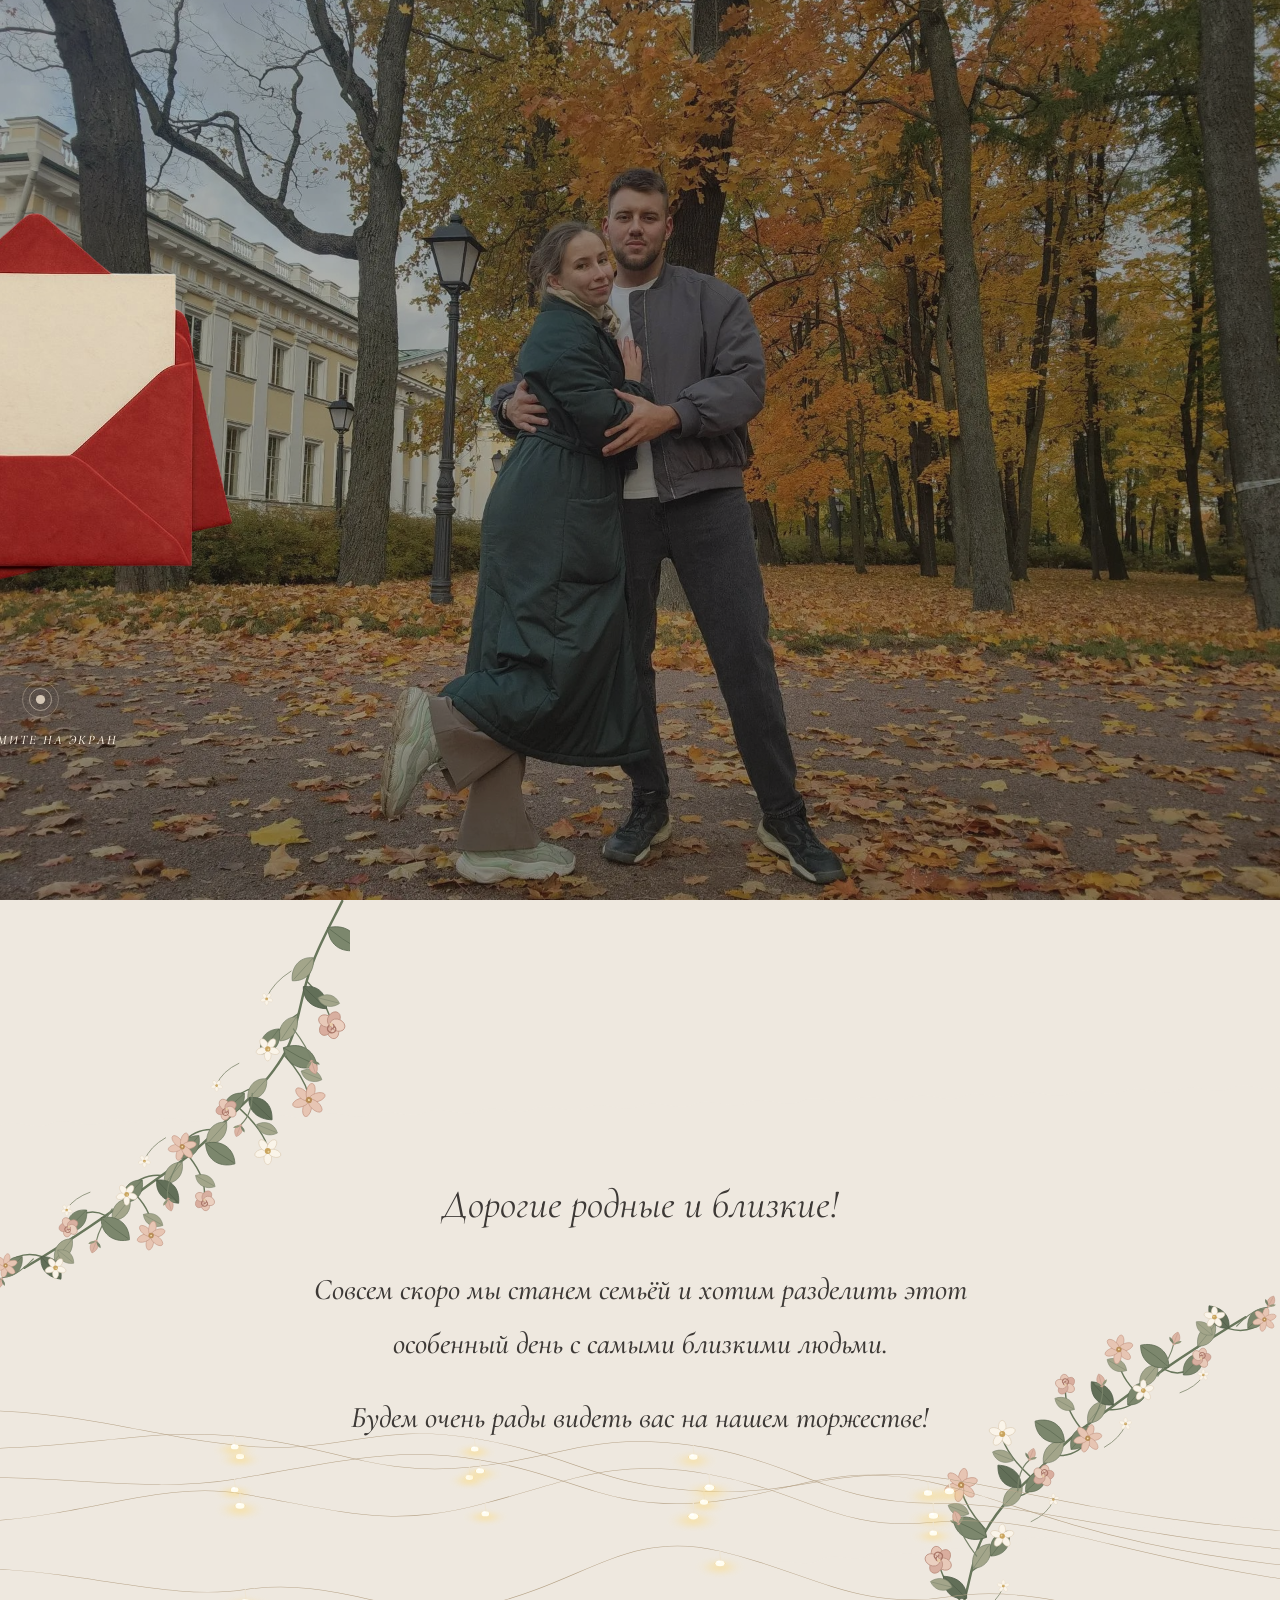
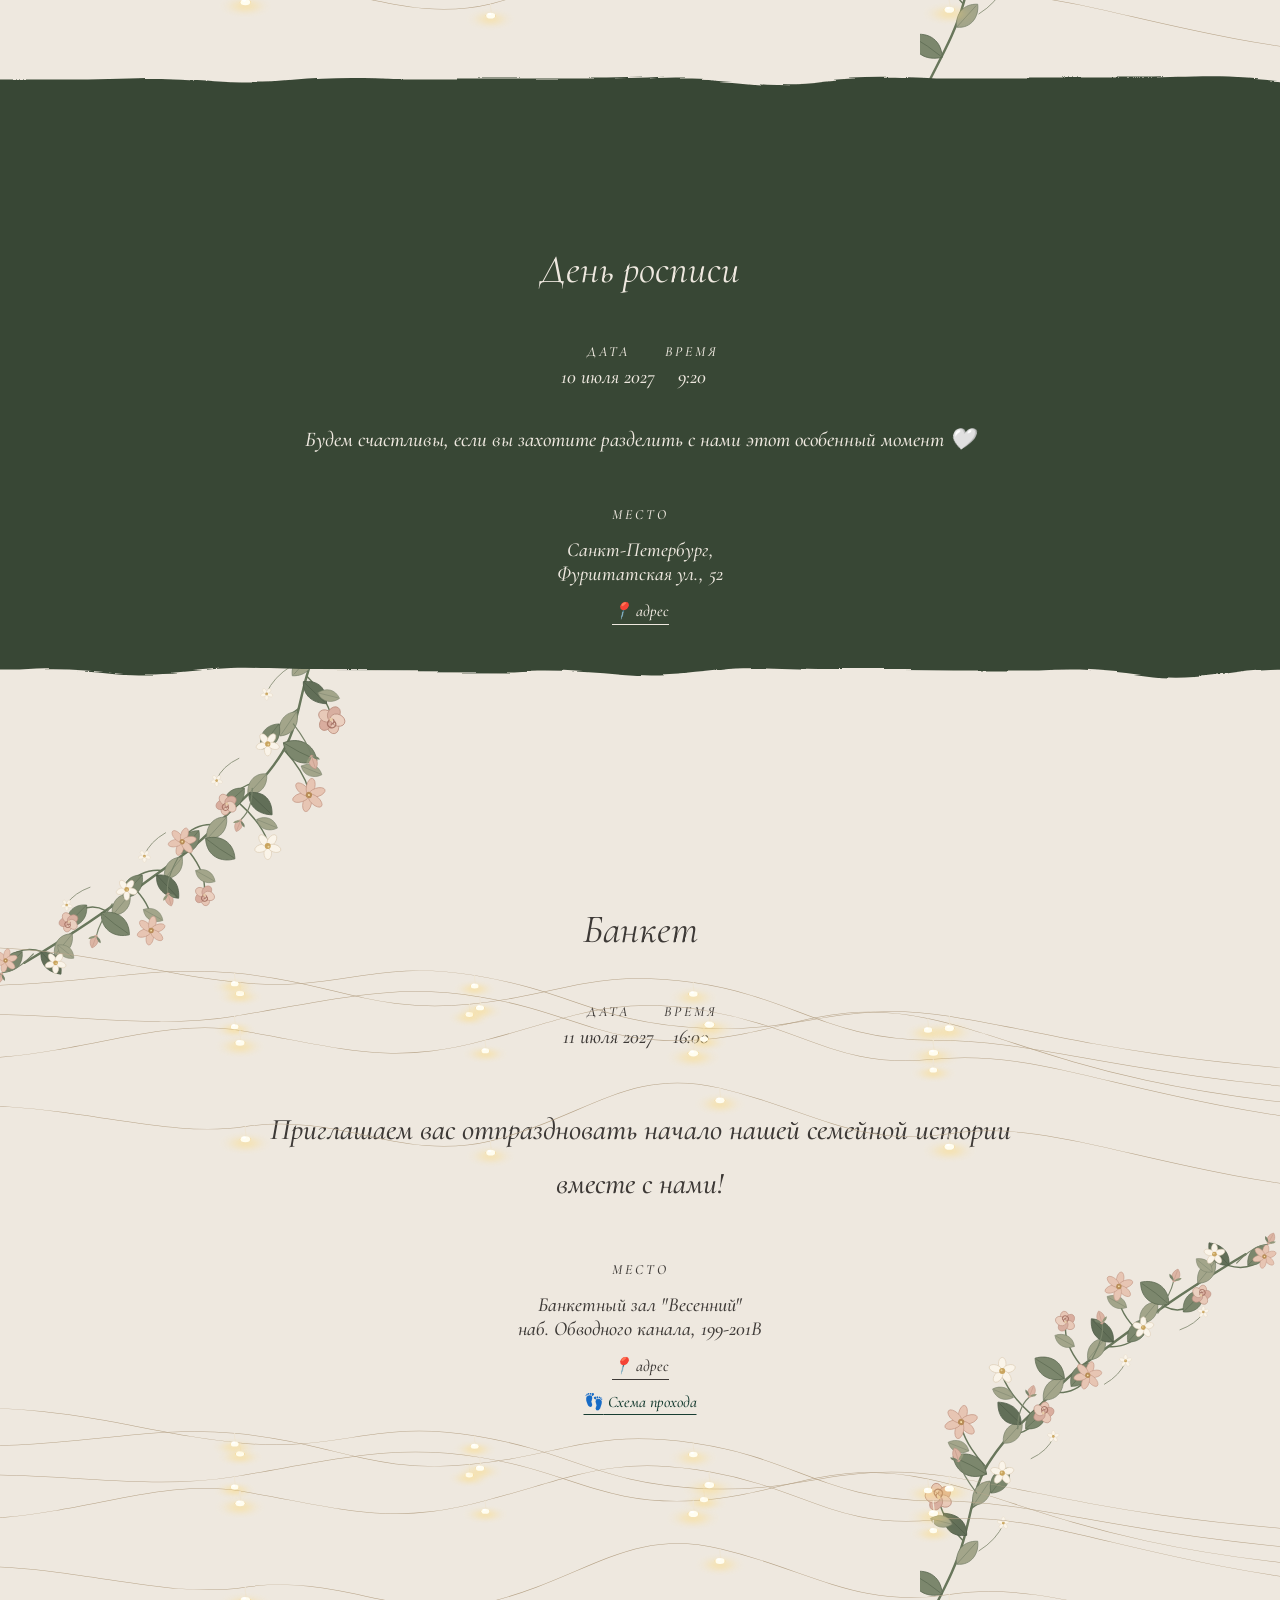
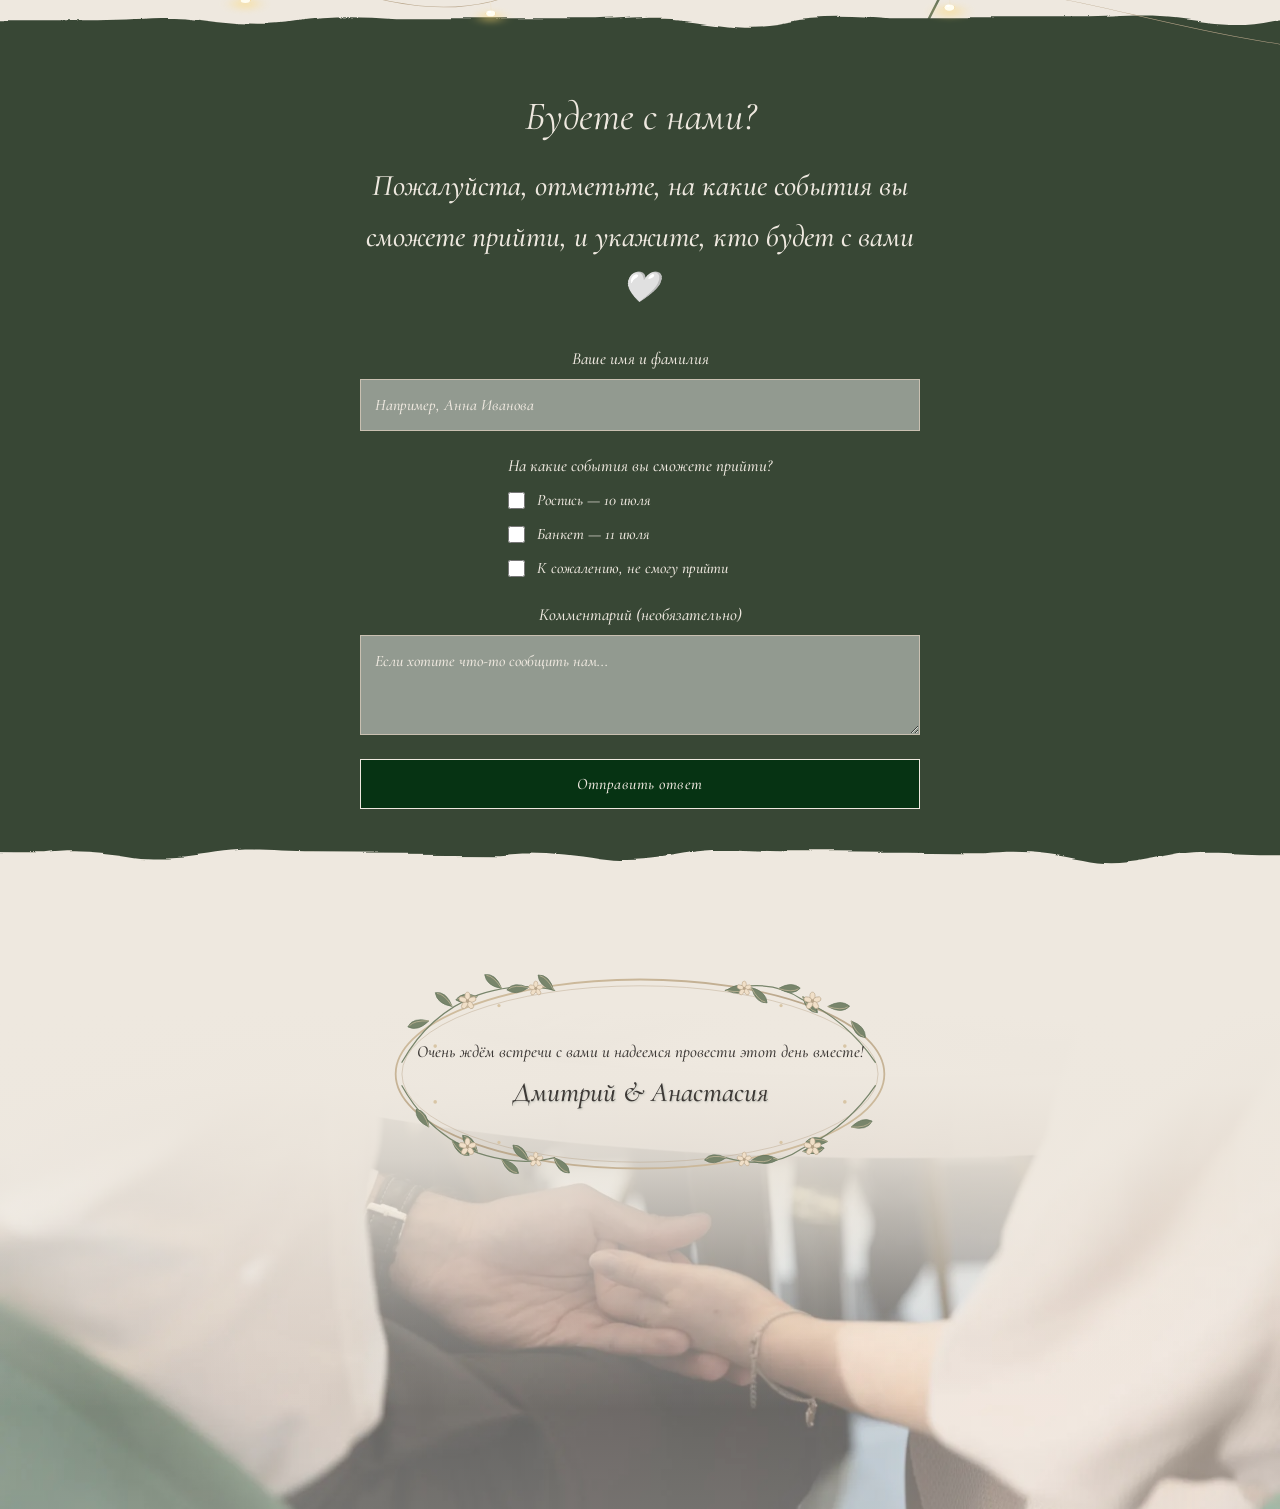
<file: index.html>
<!DOCTYPE html>
<html lang="ru">

<head>
    <meta charset="UTF-8">
    <meta name="viewport" content="width=device-width, initial-scale=1.0">

    <title>Дмитрий &amp; Анастасия</title>

    <link rel="stylesheet" href="styles.css">
    <link rel="preconnect" href="https://fonts.googleapis.com">
    <link rel="preconnect" href="https://fonts.gstatic.com" crossorigin>
    <link href="https://fonts.googleapis.com/css2?family=Cormorant+Garamond:ital,wght@0,400;0,500;0,600;0,700;1,400;1,500;1,600;1,700&display=swap" rel="stylesheet">
    <link href="https://fonts.googleapis.com/css2?family=Great+Vibes&display=swap" rel="stylesheet">
    <link href="https://fonts.googleapis.com/css2?family=Bodoni+Moda:opsz,wght@6..96,400&display=swap" rel="stylesheet">
    <link href="https://fonts.googleapis.com/css2?family=Montserrat:wght@400&display=swap" rel="stylesheet">
</head>

<body>

    <!-- Конверт -->
    <div class="envelope-screen" id="envelopeScreen">

        <img
            src="./img/background.jfif"
            alt=""
            class="envelope-background"
        >

        <div class="envelope-overlay"></div>

        <div class="envelope-content">

            <div class="envelope-image-wrapper">
                <img
                    src="./img/env.png"
                    alt="Конверт"
                    class="envelope-image"
                >
            </div>

            <div class="letter-text">
                <div class="guest-names" id="guest-names">
                    Вам приглашение!
                </div>            
            </div>

            <div class="tap-hint">
                <img
                    src="./img/tap.svg"
                    alt=""
                    class="tap-icon"
                >

                <div class="tap-text">
                    НАЖМИТЕ НА ЭКРАН
                </div>
            </div>

        </div>
    </div>


    <!-- Первый экран -->
    <section class="hero">

        <video
            class="hero-video"
            muted
            loop
            playsinline
            webkit-playsinline
            preload="auto"
        >
            <source src="./video/wedding-video-web-2.mp4" type="video/mp4">
        </video>

        <div class="hero-overlay"></div>

        <div class="hero-content">

            <div class="small-title">
                Приглашение на свадьбу
            </div>

            <h1>Дмитрия</h1>

            <div class="ampersand">&amp;</div>

            <h1>Анастасии</h1>

        </div>
        <div class="scroll-hint">
            <img src="./img/scroll-arrows.svg" alt="Прокрутить вниз">
        </div>
    </section>


    <!-- Приветствие -->
    <section class="paper-section intro fade-in">

        <div class="paper-content">

            <h2>Дорогие родные и близкие!</h2>

            <p>
                Совсем скоро мы станем семьёй
                и хотим разделить этот особенный день
                с самыми близкими людьми.
            </p>

            <p>
                Будем очень рады видеть вас на нашем торжестве!
            </p>

        </div>
    </section>


    <!-- Роспись -->
    <section class="paper-section details fade-in">

        <div class="paper-content">

            <h2>День росписи</h2>
            <div class="details-grid details-date-time">
                <div class="detail">
                    <div class="detail-title">Дата</div>
                    <div class="detail-text">10 июля 2027</div>
                </div>

                <div class="detail">
                    <div class="detail-title">Время</div>
                    <div class="detail-text">9:20</div>
                </div>
            </div>
            <p>
                <br/>Будем счастливы, если вы захотите разделить с нами этот особенный момент 🤍
            </p>

            <div class="details-grid">
                <div class="detail">
                    <div class="detail-title">Место</div>

                    <div class="detail-text">
                        Санкт-Петербург,<br>
                        Фурштатская ул., 52
                    </div>

                    <a
                        class="map-link"
                        href="https://yandex.ru/maps/-/CXeqbVYS"
                        target="_blank"
                        rel="noopener noreferrer"
                    >
                        📍 адрес
                    </a>
                </div>

            </div>
        </div>

        <picture>
            <source
                media="(min-width: 601px)"
                srcset="./img/garland-desktop.svg"
            >

            <img
                src="./img/garland.svg"
                class="garland-bottom"
                alt=""
            >
        </picture>

    </section>


    <!-- Ресторан и основной праздник -->
    <section class="paper-section restaurant fade-in" id="banquet">

        <div class="paper-content">

            <h2>Банкет</h2>
            <div class="details-grid details-date-time">
                <div class="detail">
                    <div class="detail-title">Дата</div>
                    <div class="detail-text">11 июля 2027</div>
                </div>

                <div class="detail">
                    <div class="detail-title">Время</div>
                    <div class="detail-text">16:00</div>
                </div>
            </div>
            <p>
                <br/>Приглашаем вас отпраздновать
                начало нашей семейной истории вместе с нами!
            </p>

            <div class="details-grid">
                <div class="detail">
                    <div class="detail-title">Место</div>

                    <div class="detail-text">
                        Банкетный зал "Весенний"<br>
                        наб. Обводного канала, 199-201В
                    </div>

                    <a
                        class="map-link"
                        href="https://yandex.ru/maps/-/CXRZEDM1"
                        target="_blank"
                        rel="noopener noreferrer"
                    >
                        📍 адрес
                    </a>
                    <a
                        href="documents/banquet-route.pdf"
                        target="_blank"
                        rel="noopener noreferrer"
                        class="route-link"
                        onclick="sessionStorage.setItem('returnToBanquet', 'true')"
                    >
                        <span class="route-icon">👣</span> Схема прохода
                    </a>
                </div>

            </div>

        </div>
    </section>


    <!-- Подтверждение присутствия -->
    <section class="paper-section rsvp fade-in" id="rsvp">

        <div class="paper-content">

            <h2>Будете с нами?</h2>

            <p>
                Пожалуйста, отметьте, на какие события вы сможете прийти, и укажите, кто будет с вами 🤍
            </p>

            <form
                id="rsvp-form"
                action="https://formspree.io/f/xaeqaegk"
                method="POST"
            >

                <input
                    type="hidden"
                    name="_subject"
                    value="Ответ на свадебное приглашение — Дмитрий и Анастасия"
                >


                <!-- Имя приглашённого -->
                <div class="rsvp-field">

                    <label for="guest-name">
                        Ваше имя и фамилия
                    </label>

                    <input
                        type="text"
                        id="guest-name"
                        name="Имя и фамилия гостя"
                        placeholder="Например, Анна Иванова"
                        autocomplete="name"
                        required
                    >

                </div>


                <!-- Выбор события -->
                
                <!-- Выбор событий -->
                <fieldset class="rsvp-field" id="attendance-field">

                    <legend>
                        На какие события вы сможете прийти?
                    </legend>

                    <label class="rsvp-option">
                        <input
                            type="checkbox"
                            name="Присутствие"
                            value="Роспись — 10 июля"
                            class="attendance-checkbox"
                        >
                        <span>Роспись — 10 июля</span>
                    </label>

                    <label class="rsvp-option">
                        <input
                            type="checkbox"
                            name="Присутствие"
                            value="Банкет — 11 июля"
                            class="attendance-checkbox"
                        >
                        <span>Банкет — 11 июля</span>
                    </label>

                    <label class="rsvp-option">
                        <input
                            type="checkbox"
                            name="Присутствие"
                            value="Не смогу прийти"
                            class="attendance-checkbox"
                            id="attendance-none"
                        >
                        <span>К сожалению, не смогу прийти</span>
                    </label>

                </fieldset>


                <!-- Сопровождающие: заполняются один раз -->
                <div
                    class="rsvp-field"
                    id="companions-section"
                    hidden
                >

                    <label>
                        Кто будет вместе с вами?
                    </label>

                    <div id="companions-list"></div>

                    <input
                        type="hidden"
                        name="Сопровождающие (JSON)"
                        id="companions-json"
                        value="[]"
                    >

                    <button
                        type="button"
                        class="rsvp-add-button"
                        id="add-companion"
                    >
                        + Добавить гостя
                    </button>

                </div>


                <!-- Комментарий -->
                <div class="rsvp-field">

                    <label for="rsvp-comment">
                        Комментарий (необязательно)
                    </label>

                    <textarea
                        id="rsvp-comment"
                        name="Комментарий"
                        rows="3"
                        placeholder="Если хотите что-то сообщить нам..."
                    ></textarea>

                </div>


                <!-- Сообщение об отправке -->
                <div
                    id="rsvp-message"
                    class="rsvp-message"
                    role="status"
                    aria-live="polite"
                    hidden
                ></div>


                <!-- Отправка формы -->
                <button
                    type="submit"
                    class="rsvp-submit-button"
                    id="rsvp-submit"
                >
                    Отправить ответ
                </button>

            </form>

        </div>
    </section>


    <!-- Финал -->
    <footer class="footer">

        <div class="footer-frame">

            <p>
                Очень ждём встречи с вами
                и надеемся провести этот день
                вместе!
            </p>

            <div class="names">
                Дмитрий &amp; Анастасия
            </div>

        </div>

    </footer>


    <!-- JavaScript сайта -->
    <script src="script.js"></script>

</body>

</html>
</file>
<file: styles.css>
/* =========================================================
   1. ОБЩИЕ НАСТРОЙКИ
========================================================= */

:root {
    --color-paper: #eee8df;
    --color-text: #3d3936;
    --color-light-text: #eee8df;
    --color-footer-text: #f0dfc8;
    --color-envelope-text: #6b5140;
    --color-dark-background: #183d32;

    --font-main: 'Cormorant Garamond', serif;
    --font-script: 'Great Vibes', cursive;
}

*,
*::before,
*::after {
    box-sizing: border-box;
}

html {
    scroll-behavior: smooth;
    overflow-x: clip;
    max-width: 100%;
}

body {
    margin: 0;
    width: 100%;
    max-width: 100%;
    overflow-x: clip;
    background: var(--color-paper);
    color: var(--color-text);
    font-family: var(--font-main);
    font-style: italic;
    font-weight: 500;
}

/* Полужирный курсив для всех текстовых элементов */
h1, h2, h3, h4, p, span, a, li, label,
button, input, textarea, select {
    font-family: var(--font-main);
    font-style: italic;
    font-weight: 500;
}

button,
input,
textarea,
select {
    font-family: var(--font-main);
    font-style: italic;
}
.guest-names {
    white-space: pre-line;
    text-align: center;
    line-height: 1.2;
}


/* =========================================================
   2. ПЕРВЫЙ ЭКРАН — HERO
========================================================= */

.hero {
    position: relative;
    display: flex;
    min-height: 100vh;
    align-items: center;
    justify-content: center;
    overflow: hidden;
    text-align: center;
}

.scroll-hint {
    position: absolute;
    bottom: 55px;
    left: 50%;
    transform: translateX(-50%);
    z-index: 10;
    pointer-events: none;
    transition: opacity 0.5s ease, visibility 0.5s ease;
}

.scroll-hint img {
    display: block;
    width: 40px;
    height: 56px;
    opacity: 0.85;
    animation: arrows-bounce 2.5s ease-in-out infinite;
}

.scroll-hint.hidden {
    opacity: 0;
    visibility: hidden;
}

@keyframes arrows-bounce {
    0%, 100% {
        transform: translateY(0);
    }
    50% {
        transform: translateY(7px);
    }
}

.hero-video {
    position: absolute;
    top: 0;
    left: 0;
    width: 100%;
    height: 100%;
    object-fit: cover;
}

.hero-overlay {
    position: absolute;
    inset: 0;
    background: rgba(248, 245, 240, 0.45);
}

.hero-content {
    position: relative;
    z-index: 1;
    max-width: 700px;
    padding: 40px 20px;
}

.small-title {
    margin-bottom: 30px;
    font-size: 16px;
    letter-spacing: 4px;
    text-transform: uppercase;
    font-weight: 500;
}

h1 {
    margin: 0;
    font-size: clamp(55px, 10vw, 100px);
    font-weight: 400;
    line-height: 1;
}

.ampersand {
    margin: 15px 0;
    font-size: 55px;
    font-style: italic;
}

.date {
    margin-top: 35px;
    font-size: 20px;
    letter-spacing: 3px;
}

.date-number {
    font-size: 26px;
    font-weight: 500;
}


/* =========================================================
   3. ОБЩИЕ СТИЛИ СЕКЦИЙ
========================================================= */

.paper-section {
    position: relative;
    display: flex;
    align-items: center;
    justify-content: center;
    margin: 180px 0;
    text-align: center;
}

.paper-content {
    position: relative;
    z-index: 3;
    width: 100%;
    max-width: 750px;
    margin: 0 auto;
}

.paper-section h2 {
    margin: 0 0 35px;
    font-size: 40px;
    font-weight: 400;
}

.paper-section p {
    margin: 0 auto 20px;
    font-size: 30px;
    line-height: 1.8;
    font-weight: 500;
}
/* Декоративные веточки — только для нужных секций */
.paper-section.intro::before,
.paper-section.intro::after,
.paper-section.restaurant::before,
.paper-section.restaurant::after {
    content: "";
    position: absolute;
    width: 400px;
    height: 400px;
    background: url("./img/vine-corner.svg") no-repeat center / contain;
    pointer-events: none;
    z-index: 1;
}

/* Верхний левый угол */
.paper-section.intro::before {
    top: -190px;
    left: -50px;
    transform: rotate(180deg);
}
.paper-section.restaurant::before {
    top: -320px;
    left: -50px;
    transform: rotate(180deg);
}

/* Нижний правый угол */
.paper-section.intro::after {
    right: -40px;
    bottom: -130px;
}
.paper-section.restaurant::after {
    right: -40px;
    bottom: -220px;
}

/* =========================================================
   4. ВСТУПИТЕЛЬНАЯ СЕКЦИЯ
========================================================= */

.intro {
    padding: 100px 25px;
    background-image: url("./img/intro-bg.svg");
    background-repeat: no-repeat;
    background-position: top center;
    background-size: 100% auto;
}


/* =========================================================
   5. СЕКЦИЯ DETAILS И ГИРЛЯНДЫ
========================================================= */

.details {
    position: relative;
    z-index: 2;
    overflow: visible;
    padding: 100px 25px;
    background: var(--color-paper);
    background: transparent;
    color: var(--color-light-text);
}

/* Зелёное полотно */

.details::before {
    content: "";
    position: absolute;
    top: -110px;
    left: 0;
    z-index: 0;
    width: 130%;
    height: 700px;
    transform: translateX(-10%);
    background-image: url("./img/green-strip-mobile.svg");
    background-repeat: no-repeat;
    background-position: top center;
    background-size: 100% 100%;
    pointer-events: none;
}

/* Верхняя гирлянда для компьютеров */

.details::after {
    content: "";
    position: absolute;
    top: -450px;
    left: 50%;
    z-index: 2;
    width: 100%;
    height: calc(100vw * 650 / 1200);
    transform: translateX(-50%);
    background-image: url("./img/garland-desktop.svg");
    background-repeat: no-repeat;
    background-position: center top;
    background-size: 100% 100%;
    pointer-events: none;
}

.details .paper-content {
    position: relative;
    z-index: 3;
}

.details p {
    font-family: var(--font-main);
    font-size: 21px;
    line-height: 1.6;
    font-weight: 500;
    font-style: italic;
    text-align: center;
    text-indent: 25px;
}

/* Нижняя гирлянда — отдельный элемент в HTML */

.garland-bottom {
    position: absolute;
    bottom: -800px;
    left: 50%;
    z-index: 5;
    display: block;
    width: 100%;
    height: calc(100vw * 650 / 1200);
    transform: translateX(-50%);
    pointer-events: none;
}

/* Соседняя секция */

.restaurant {
    position: relative;
    z-index: 1;
}


/* =========================================================
   6. ИНФОРМАЦИЯ О ДНЕ И ССЫЛКИ НА КАРТУ
========================================================= */

.details-grid {
    display: flex;
    flex-wrap: wrap;
    justify-content: center;
    gap: 70px;
    margin-top: 50px;
}

/* Дата и время в одну строку */
.details-date-time {
    display: flex;
    flex-direction: row;
    flex-wrap: nowrap;
    justify-content: center;
    gap: 10px;
}

.details-date-time .detail {
    min-width: 0;
    width: auto;
    flex: 0 0 auto;
}

.details-date-time .detail-title {
    margin-bottom: 5px;
}

.details-date-time .detail-text {
    margin: 0;
}

.detail {
    min-width: 180px;
}

.detail-title {
    margin-bottom: 15px;
    font-size: 14px;
    letter-spacing: 3px;
    text-transform: uppercase;
}

.detail-text {
    font-size: 20px;
}

.map-link {
    display: inline-block;
    margin-top: 15px;
    padding-bottom: 3px;
    border-bottom: 1px solid var(--color-text);
    color: var(--color-text);
    font-size: 16px;
    text-decoration: none;
    transition: opacity 0.3s ease;
}

.map-link:hover {
    opacity: 0.5;
}

.details .map-link {
    border-bottom-color: var(--color-light-text);
    color: var(--color-light-text);
}

.route-link {
    display: block;
    width: fit-content;
    margin: 12px auto 0;
    color: var(--color-dark-background);
    text-decoration: underline;
    text-underline-offset: 7px;
}
.route-icon {
    font-style: normal !important;
    display: inline-block;
    text-decoration: underline;
    text-underline-offset: 7px;
}

/* =========================================================
   7. ФОТОСЕКЦИЯ
========================================================= */

.photo-section {
    max-width: 900px;
    margin: 100px auto;
    padding: 0 25px;
    text-align: center;
}

.photo-section img {
    display: block;
    width: 100%;
    height: auto;
    max-height: 700px;
    object-fit: cover;
    box-shadow: 0 15px 35px rgba(61, 57, 54, 0.12);
}


/* =========================================================
   8. РЕСТОРАН
========================================================= */

.restaurant-name {
    margin-bottom: 30px;
    font-size: 28px;
    font-style: italic;
}


/* =========================================================
   9. FOOTER И ГРАДИЕНТ
========================================================= */

.footer {
    position: relative;
    isolation: isolate;
    height: 500px;
    padding: 250px 25px;
    background:
        linear-gradient(
            rgba(248, 245, 240, 0.25),
            rgba(248, 245, 240, 0.45)
        ),
        url("./img/footer-img.jfif") 50% 57% / cover no-repeat;
    text-align: center;
}

/* Градиентный переход сверху фотографии */

.footer::before {
    content: "";
    position: absolute;
    inset: 0;
    z-index: 0;
    background: linear-gradient(
        to bottom,
        #eee8df 0%,
        rgba(238, 232, 223, 0.98) 15%,
        rgba(238, 232, 223, 0.85) 30%,
        rgba(238, 232, 223, 0.60) 45%,
        rgba(238, 232, 223, 0.30) 60%,
        rgba(238, 232, 223, 0) 80%
    );
    pointer-events: none;
}

.footer > * {
    position: relative;
    z-index: 1;
}

.footer p {
    max-width: 600px;
    margin: 0 auto;
    font-size: 18px;
    line-height: 1.8;
}

.names {
    margin-top: 25px;
    font-size: 32px;
    font-style: italic;
    text-shadow: 1px 1px 2px rgba(24, 61, 50, 0.2);
}


/* =========================================================
   10. РАМКА С ТЕКСТОМ В FOOTER
========================================================= */

.footer-frame {
    position: relative;
    z-index: 1;
    display: flex;
    flex-direction: column;
    justify-content: center;
    align-items: center;
    gap: 10px;
    width: min(800px, 100%);
    min-height: 200px;
    margin: 0 auto;
    padding: 100px;
    transform: translateY(-320px);
    background-image: url("./img/oval.svg");
    background-repeat: no-repeat;
    background-position: center;
    background-size: 100% 100%;
    text-align: center;
}

.footer-frame p {
    margin: 0;
    font-family: var(--font-main);
    font-size: 17px;
    line-height: 1.5;
    font-weight: 500;
    color: var(--color-text);
}

.footer-frame .names {
    margin: 0;
    font-family: var(--font-main);
    font-size: 28px;
    font-style: italic;
    color: var(--color-text);
}


/* =========================================================
   11. АНИМАЦИЯ ПОЯВЛЕНИЯ СЕКЦИЙ
========================================================= */

.fade-in {
    opacity: 0;
    transform: translateY(30px);
    transition:
        opacity 1s ease,
        transform 1s ease;
    transition-delay: 0.3s;
}

.fade-in.visible {
    opacity: 1;
    transform: translateY(0);
}


/* =========================================================
   12. ЭКРАН С КОНВЕРТОМ
========================================================= */

.envelope-screen {
    position: fixed;
    inset: 0;
    z-index: 1000;
    display: flex;
    align-items: center;
    justify-content: center;
    overflow: hidden;
    background: var(--color-paper);
    transition:
        opacity 1s ease,
        visibility 1s ease;
}

.envelope-background {
    position: absolute;
    inset: 0;
    width: 100%;
    height: 100%;
    object-fit: cover;
}

.envelope-overlay {
    position: absolute;
    inset: 0;
    background: rgba(35, 30, 27, 0.35);
}

.envelope-content {
    position: relative;
    z-index: 1;
    display: flex;
    flex-direction: column;
    align-items: center;
    padding: 30px;
    transform: translateX(-600px);
}

.envelope-image-wrapper {
    position: relative;
    width: min(500px, 85vw);
    animation: envelopeFloat 4s ease-in-out infinite;
}

.envelope-screen.opened .envelope-image-wrapper {
    animation-play-state: paused;
}

.envelope-image {
    display: block;
    width: 100%;
    height: auto;
    background: transparent;
    box-shadow: none;
}

@keyframes envelopeFloat {
    0%,
    100% {
        transform: translateY(0);
    }

    50% {
        transform: translateY(-8px);
    }
}


/* =========================================================
   13. ТЕКСТ НА ЛИСТКЕ
========================================================= */
.envelope-screen .letter-text,
.envelope-screen .letter-text *,
.envelope-screen .letter-date,
.envelope-screen .letter-names {
    font-family: var(--font-script), cursive !important;
    font-style: normal !important;
    font-weight: 400 !important;
}



.letter-text {
    position: absolute;
    top: 35%;
    left: 50%;
    z-index: 3;
    font-size: 27px;
    width: max-content;
    color: var(--color-envelope-text);
    text-align: center;
    opacity: 0;
    transform: translate(-50%, -50%) scale(0.9);
    transition:
        opacity 1.5s ease,
        transform 1.5s ease;
}
 
.letter-text span {
    display: inline-block;
    opacity: 0;
    transform: translateY(4px);
}

.envelope-screen.writing .letter-text {
    opacity: 1;
    transform: translate(-50%, -50%) scale(1);
}

.envelope-screen.writing .letter-text span {
    animation: writeLetter 0.18s ease forwards;
}

@keyframes writeLetter {
    from {
        opacity: 0;
        transform: translateY(4px);
    }

    to {
        opacity: 1;
        transform: translateY(0);
    }
}


/* =========================================================
   14. ПОДСКАЗКА «НАЖМИТЕ НА ЭКРАН»
========================================================= */

.tap-hint {
    margin-top: 20px;
    color: #f3e4d0;
    text-align: center;
    text-shadow: 0 1px 4px rgba(40, 25, 20, 0.45);
    pointer-events: none;
}

.tap-text {
    color: #fff4e5;
    font-family: var(--font-main);
    font-size: 13px;
    font-weight: 500;
    letter-spacing: 2px;
    text-transform: uppercase;
    text-shadow: 0 1px 3px rgba(30, 20, 15, 0.65);
}

.tap-icon {
    width: 55px;
    height: 55px;
    animation: tapPulse 1.8s ease-out infinite;
}

@keyframes tapPulse {
    0% {
        transform: scale(0.9);
        opacity: 0.7;
    }

    50% {
        transform: scale(1);
        opacity: 1;
    }

    100% {
        transform: scale(1.08);
        opacity: 0.7;
    }
}

.envelope-screen.opened .tap-hint {
    opacity: 0;
    transform: translateY(10px) scale(0.95);
    pointer-events: none;
}

.envelope-screen.hide {
    visibility: hidden;
    opacity: 0;
    pointer-events: none;
}


/* =========================================================
   15. RSVP — ПОДТВЕРЖДЕНИЕ ПРИСУТСТВИЯ
========================================================= */

.rsvp {
    position: relative;
    z-index: 1;
    isolation: isolate;
    margin: 100px 0;
    padding: 100px 25px;
    background: var(--color-paper);
    color: var(--color-light-text);
    background: transparent;
}

.rsvp::before {
    content: "";
    position: absolute;
    z-index: -1;
    top: -35px;
    bottom: -35px;
    left: -10%;
    right: -10%;
    background-image: url("./img/green-strip-mobile.svg");
    background-repeat: no-repeat;
    background-position: center;
    background-size: 100% 100%;
    pointer-events: none;
}

.rsvp::after {
    content: "";
    position: absolute;
    top: -300px;
    left: 50%;
    z-index: 2;
    width: 100%;
    height: calc(100vw * 650 / 1200);
    transform: translateX(-50%);
    background-image: url("./img/garland-desktop.svg");
    background-repeat: no-repeat;
    background-position: center top;
    background-size: 100% 100%;
    pointer-events: none;
}

.rsvp .paper-content {
    position: relative;
    z-index: 1;
    width: 100%;
    max-width: 560px;
    margin: 0 auto;
}

.rsvp h2 {
    margin-bottom: 20px;
    text-align: center;
}

.rsvp .paper-content > p {
    margin-bottom: 35px;
    text-align: center;
    line-height: 1.7;
}

.rsvp p {
    max-width: 600px;
}


/* Поля формы */

#rsvp-form {
    display: flex;
    flex-direction: column;
    gap: 24px;
}

.rsvp-field {
    display: flex;
    flex-direction: column;
    gap: 10px;
    min-width: 0;
    margin: 0;
    padding: 0;
    border: none;
}

.rsvp-field > label,
.rsvp-field legend {
    display: block;
    padding: 0;
    color: var(--color-light-text);
    font-family: var(--font-main);
    font-size: 17px;
    font-weight: 500;
}

.rsvp-field legend {
    margin-bottom: 12px;
}

.rsvp-hint {
    margin: 0;
    color: var(--color-light-text);
    font-size: 14px;
    line-height: 1.6;
}


/* Текстовые поля */

.rsvp-field > input[type="text"],
.rsvp-field > textarea {
    width: 100%;
    padding: 13px 14px;
    font-family: var(--font-main);
    font-size: 16px;
    line-height: 1.5;
    color: var(--color-light-text);
    background: rgba(255, 255, 255, 0.45);
    border: 1px solid #c9c0b1;
    border-radius: 0;
    transition: border-color 0.2s ease;
}

.rsvp-field > textarea {
    min-height: 100px;
    resize: vertical;
}

.rsvp-field > input[type="text"]:focus,
.rsvp-field > textarea:focus,
.companion-row input:focus,
.companion-row select:focus {
    outline: none;
    border-color: var(--color-light-text);
}

.rsvp-field input::placeholder,
.rsvp-field textarea::placeholder,
.companion-row input::placeholder {
    color: var(--color-light-text);
    opacity: 1;
}


/* Варианты присутствия */
/* Сам блок расположен по центру формы */
#attendance-field {
    width: fit-content;
    max-width: 100%;
    align-self: center;
    text-align: left;
}

/* Заголовок по центру */
#attendance-field legend {
    width: 100%;
    text-align: center;
}

/* Чекбоксы и подписи выровнены слева */
#attendance-field .rsvp-option {
    display: flex;
    align-items: center;
    justify-content: flex-start;
    gap: 12px;
    width: 100%;
    color: var(--color-light-text);
    font-size: 16px;
    line-height: 1.5;
    text-align: left;
    cursor: pointer;
}

/* Внешний вид чекбоксов */
#attendance-field .rsvp-option input[type="checkbox"] {
    width: 17px;
    height: 17px;
    flex-shrink: 0;
    margin: 0;
    accent-color: var(--color-text);
}




/* Список сопровождающих */

#companions-list {
    display: flex;
    flex-direction: column;
    gap: 12px;
}

.companion-row {
    display: grid;
    grid-template-columns: minmax(0, 1fr) 125px 30px;
    align-items: center;
    gap: 8px;
}

.companion-row input,
.companion-row select {
    width: 100%;
    min-width: 0;
    padding: 12px 10px;
    font-family: var(--font-main);
    font-size: 14px;
    color: var(--color-light-text);
    background: rgba(255, 255, 255, 0.45);
    border: 1px solid #c9c0b1;
    border-radius: 0;
}

.companion-row select {
    cursor: pointer;
}


/* Кнопки добавления и удаления */

.rsvp-add-button {
    align-self: flex-start;
    padding: 8px 0;
    font-family: var(--font-main);
    font-size: 15px;
    font-weight: 500;
    color: var(--color-light-text);
    background: transparent;
    border: none;
    border-bottom: 1px solid var(--color-light-text);
    cursor: pointer;
    transition: opacity 0.2s ease;
}

.rsvp-remove-button {
    display: flex;
    align-items: center;
    justify-content: center;
    width: 30px;
    height: 38px;
    padding: 0;
    font-family: var(--font-main);
    font-size: 23px;
    line-height: 1;
    color: var(--color-light-text);
    background: transparent;
    border: none;
    cursor: pointer;
}

.rsvp-add-button:hover,
.rsvp-remove-button:hover {
    opacity: 0.65;
}


/* Кнопка отправки */

.rsvp-submit-button {
    width: 100%;
    min-height: 50px;
    padding: 14px 20px;
    font-family: var(--font-main);
    font-size: 16px;
    font-weight: 500;
    letter-spacing: 0.03em;
    color: var(--color-light-text);
    background: #063313;
    border: 1px solid var(--color-light-text);
    border-radius: 0;
    cursor: pointer;
    transition:
        background-color 0.2s ease,
        color 0.2s ease,
        opacity 0.2s ease;
}

.rsvp-submit-button:hover:not(:disabled) {
    color: var(--color-light-text);
    background: transparent;
}

.rsvp-submit-button:disabled {
    opacity: 0.6;
    cursor: wait;
}


/* Сообщения об отправке */

.rsvp-message {
    padding: 14px;
    font-size: 15px;
    line-height: 1.6;
    text-align: center;
}

.rsvp-message.success {
    color: var(--color-light-text);
    border: 1px solid #aab8a9;
    background: rgba(255, 255, 255, 0.3);
}

.rsvp-message.error {
    color: #8b3434;
    border: 1px solid #c99b95;
    background: rgba(255, 255, 255, 0.3);
}

.rsvp [hidden] {
    display: none !important;
}


/* =========================================================
   16. МОБИЛЬНАЯ ВЕРСИЯ
========================================================= */

@media (max-width: 600px) {
    /* Первый экран */

    .hero-content {
        padding: 30px 20px;
    }

    .small-title {
        font-size: 13px;
        letter-spacing: 3px;
    }

    h1 {
        font-size: clamp(48px, 16vw, 75px);
    }

    .ampersand {
        margin: 10px 0;
        font-size: 45px;
    }

    .date {
        font-size: 17px;
        letter-spacing: 2px;
    }

    .date-number {
        font-size: 22px;
    }


    /* Секции */

    .intro .paper-content {
        transform: translateY(40px);
    }
    .paper-section {
        margin: 50px 15px;
        padding: 70px 25px;
    }

    .paper-section h2 {
        font-size: 32px;
    }

    .paper-section p {
        font-size: 17px;
    }

    .details-grid {
        gap: 40px;
    }
    /* Декоративные веточки — только для нужных секций */
    .paper-section.intro::before,
    .paper-section.intro::after,
    .paper-section.restaurant::before,
    .paper-section.restaurant::after {
        content: "";
        position: absolute;
        width: 200px;
        height: 220px;
        background: url("./img/vine-corner.svg") no-repeat center / contain;
        pointer-events: none;
        z-index: 1;
    }

    /* Верхний левый угол */
    .paper-section.intro::before,
    .paper-section.restaurant::before {
        top: -65px;
        left: -50px;
        transform: rotate(180deg);
    }

    /* Нижний правый угол */
    .paper-section.intro::after,
    .paper-section.restaurant::after {
        right: -40px;
        bottom: -110px;
    }
    


    /* Зелёное полотно и гирлянды */

    .details::before {
        top: 0;
        left: 50%;
        width: 110vw;
        height: 110%;
        transform: translateX(-50%);
        background-image: url("./img/green-strip-mobile.svg");
        background-position: center top;
        background-size: 100% 100%;
    }

    .details::after {
        top: -40px;
        left: 50%;
        width: 108vw;
        height: calc(108vw * 650 / 1200);
        transform: translateX(-50%) rotate(3deg);
        transform-origin: left top;
        background-image: url("./img/garland.svg");
        background-repeat: no-repeat;
        background-position: center top;
        background-size: 100% 100%;
    }

    .garland-bottom {
        bottom: -100px;
        left: 50%;
        width: 100vw;
        height: auto;
        transform: translateX(-50%);
    }


    /* Фотосекция */

    .photo-section {
        margin: 60px auto;
        padding: 0 15px;
    }


    /* Footer */

    .footer {
        height: 250px;
        padding: 180px 25px 20px;
        background-image:
            linear-gradient(
                rgba(248, 245, 240, 0.25),
                rgba(248, 245, 240, 0.45)
            ),
            url("./img/footer-img.jfif");
        background-size: 100% 100%, cover;
        background-position: center, center 45%;
        background-repeat: no-repeat;
    }

    .footer-frame {
        width: 110%;
        max-width: none;
        min-height: 0;
        padding: 75px 45px;
        margin-left: -5%;
        transform: translateY(-280px);
        background-image: url("./img/oval.svg");
        background-repeat: no-repeat;
        background-position: center;
        background-size: 100% 100%;
    }

    .footer-frame p {
        width: 100%;
        margin: 0;
        font-size: 15px;
        line-height: 1.4;
        text-align: center;
        overflow-wrap: break-word;
    }

    .footer-frame .names {
        width: 100%;
        margin: 0;
        font-size: 16px;
        line-height: 1.4;
        text-align: center;
        overflow-wrap: break-word;
    }

    .footer-frame p,
    .footer-frame .names {
        transform: translateY(0px);
    }


    /* Конверт */

    .envelope-image-wrapper {
        width: 110vw;
        margin-top: 120px;
    }

    .envelope-content {
        transform: translateY(120px);
    }

    .letter-text {
        top: 42%;
        left: 50%;
        line-height: 1;
        font-size: 23px;
    }

    .letter-date {
        font-size: 13px;
        letter-spacing: 1px;
        line-height: 1;
    }

    .letter-names {
        margin-top: 5px;
        font-size: 15px;
        line-height: 1;
    }

    .tap-text {
        font-size: 13px;
        transform: translateY(30px);
    }

    .tap-hint {
        transform: translateY(-160px);
    }


    /* RSVP */

    .rsvp {
        padding-top: 70px;
        padding-bottom: 100px;
    }

    .rsvp::before {
        top: -25px;
        bottom: -25px;
        left: -5%;
        right: -5%;
    }

    .rsvp::after {
        top: -35px;
        left: 50%;
        z-index: 2;
        width: 108vw;
        height: calc(108vw * 650 / 1200);
        transform: translateX(-50%) rotate(3deg);
        transform-origin: left top;
        background-image: url("./img/garland.svg");
        background-repeat: no-repeat;
        background-position: center top;
        background-size: 100% 100%;
        pointer-events: none;
    }

    .rsvp .paper-content {
        width: 100%;
    }

    #rsvp-form {
        gap: 21px;
        padding-bottom: 15px;
    }

    .rsvp-field > label,
    .rsvp-field legend {
        font-size: 16px;
    }

    .rsvp-field > input[type="text"],
    .rsvp-field > textarea {
        padding: 12px;
        font-size: 16px;
    }

    .companion-row {
        grid-template-columns: minmax(0, 1fr) 105px 24px;
        gap: 5px;
    }

    .companion-row input,
    .companion-row select {
        padding: 11px 6px;
        font-size: 13px;
    }

    .rsvp-remove-button {
        width: 24px;
    }

    .rsvp-submit-button {
        position: relative;
        z-index: 2;
        min-height: 48px;
        margin-bottom: 10px;
    }
}
</file>
